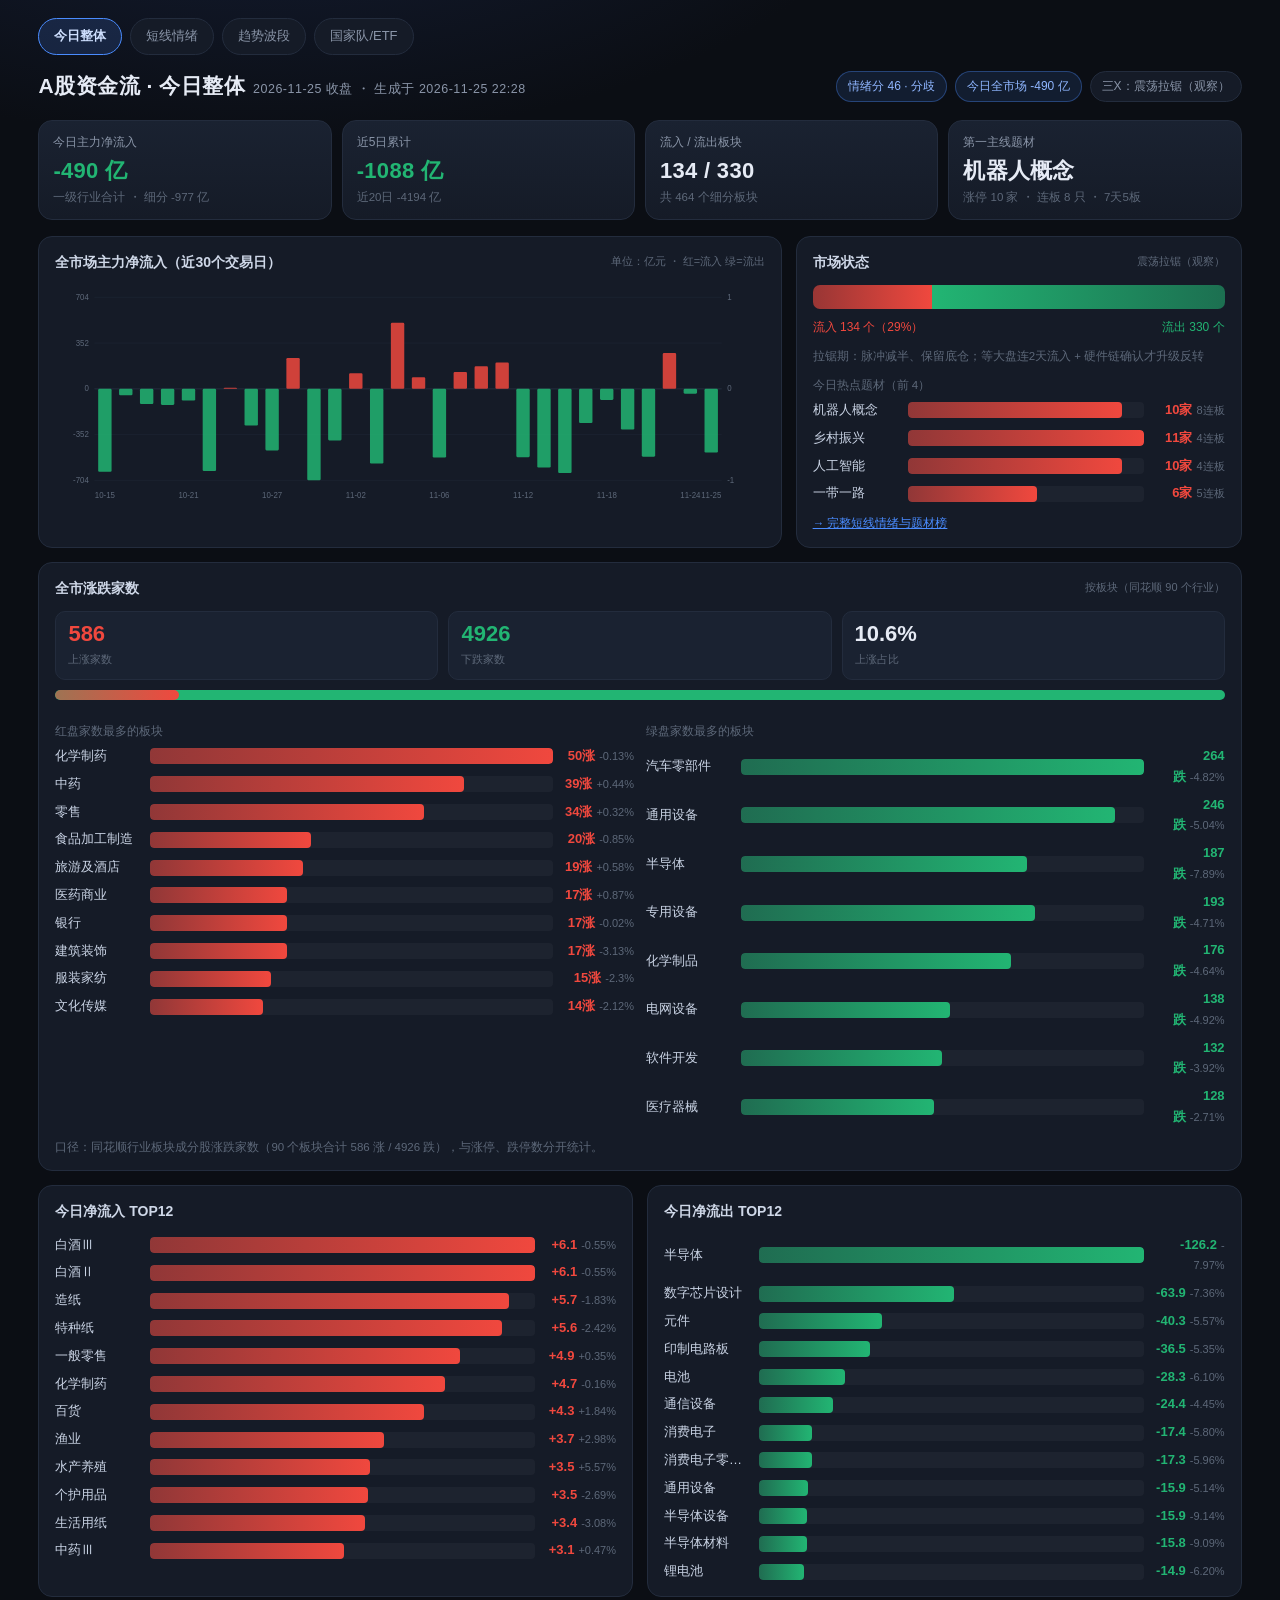
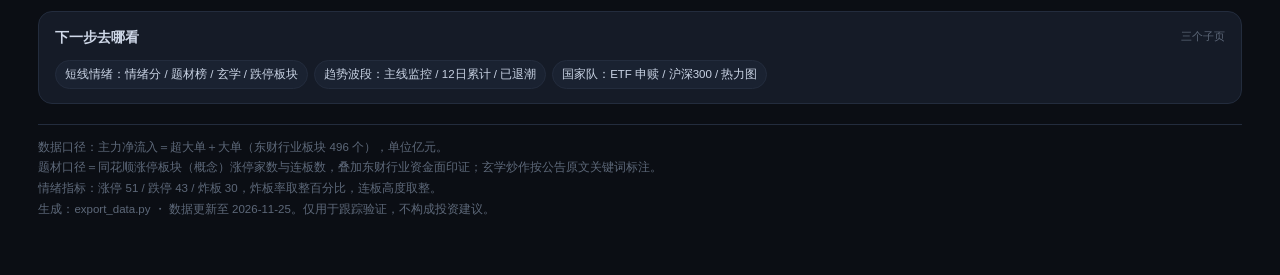
<file: index.html>
<!DOCTYPE html>
<html lang="zh-CN">
<head>
<meta charset="utf-8" />
<meta name="viewport" content="width=device-width, initial-scale=1" />
<title>今日整体 · A股资金流复盘</title>
<link rel="stylesheet" href="assets/site.css" />
</head>
<body>
<script src="data.js"></script>
<script src="assets/base.js"></script>
<script>
(function(){
  const {D,$,fmt,fmt0,cls,esc,mount,barLine,rows} = window.APP;
  mount({page:'index.html', title:'A股资金流 · 今日整体'});
  const t = D.today || {}, rg = D.regime || {}, s = D.sentiment || {};
  const m5 = (D.market||[]).slice(-5).reduce((a,x)=>a+x.v,0);
  const m20 = (D.market||[]).slice(-20).reduce((a,x)=>a+x.v,0);
  const top = (D.mainline||[])[0];

  const body = $('body');
  body.innerHTML = `
    <div class="kpis">
      ${kpi('今日主力净流入', fmt0(t.total)+' 亿', '一级行业合计 ・ 细分 '+fmt0(t.detailSum||0)+' 亿', cls(t.total))}
      ${kpi('近5日累计', fmt0(m5)+' 亿', '近20日 '+fmt0(m20)+' 亿', cls(m5))}
      ${kpi('流入 / 流出板块', (t.inCount||0)+' / '+(t.outCount||0), '共 '+((t.inCount||0)+(t.outCount||0))+' 个细分板块', '')}
      ${kpi('第一主线题材', top?esc(top.theme):'—', top?('涨停 '+(top.zt||0)+' 家 ・ 连板 '+(top.lb||0)+' 只 ・ '+esc(top.high||'')):'', '')}
    </div>

    <div class="grid g21">
      <div class="card">
        <h2>全市场主力净流入（近30个交易日）<em>单位：亿元 ・ 红=流入 绿=流出</em></h2>
        <svg class="chart" id="mchart" viewBox="0 0 900 250" preserveAspectRatio="none"></svg>
      </div>
      <div class="card">
        <h2>市场状态<em>${esc(rg.threeX||'')}</em></h2>
        <div id="breadth"></div>
        <div class="note">${esc(rg.rule||'')}</div>
        <div class="sub">今日热点题材（前 4）</div>
        <div class="rows" id="miniThemes"></div>
        <div class="note" style="margin-top:10px"><a href="duanxian.html">→ 完整短线情绪与题材榜</a></div>
      </div>
    </div>

    <div class="card mb">
      <h2>全市涨跌家数<em id="bwDate">按板块（同花顺行业）</em></h2>
      <div class="bw-top">
        <div><b class="up" id="bwUpN">–</b><span>上涨家数</span></div>
        <div><b class="dn" id="bwDnN">–</b><span>下跌家数</span></div>
        <div><b id="bwRatio">–</b><span>上涨占比</span></div>
      </div>
      <div class="bw-bar"><i id="bwBar" style="width:0"></i></div>
      <div class="grid g2" style="margin:0;gap:12px">
        <div>
          <div class="sub">红盘家数最多的板块</div>
          <div class="rows" id="bwUpList"></div>
        </div>
        <div>
          <div class="sub">绿盘家数最多的板块</div>
          <div class="rows" id="bwDnList"></div>
        </div>
      </div>
      <div class="note" id="bwNote"></div>
    </div>

    <div class="grid g2">
      <div class="card"><h2>今日净流入 TOP12</h2><div class="rows" id="topRows"></div></div>
      <div class="card"><h2>今日净流出 TOP12</h2><div class="rows" id="botRows"></div></div>
    </div>

    <div class="card">
      <h2>下一步去哪看<em>三个子页</em></h2>
      <div class="chips">
        <a href="duanxian.html" class="chip" style="text-decoration:none">短线情绪：情绪分 / 题材榜 / 玄学 / 跌停板块</a>
        <a href="qushi.html" class="chip" style="text-decoration:none">趋势波段：主线监控 / 12日累计 / 已退潮</a>
        <a href="guojia.html" class="chip" style="text-decoration:none">国家队：ETF 申赎 / 沪深300 / 热力图</a>
      </div>
    </div>`;

  function kpi(k,v,s2,c){return `<div class="kpi"><div class="k">${k}</div><div class="v ${c||''}">${v}</div><div class="s">${esc(s2||'')}</div></div>`;}

  barLine($('mchart'), D.market||[]);

  // 全市涨跌家数（按板块）
  (function(){
    const B=D.breadthStock;
    if(!B || !(B.upBoards||[]).length){
      $('bwNote').textContent='全市涨跌家数未采集到（scripts/collect_breadth.py；同花顺行业页不可达时会缺省）。';
      return;
    }
    $('bwDate').textContent='按板块（同花顺 '+B.nBoards+' 个行业）';
    $('bwUpN').textContent=B.up; $('bwDnN').textContent=B.down;
    $('bwRatio').textContent=(B.upRatio==null?'–':B.upRatio+'%');
    $('bwBar').style.width=(B.upRatio||0)+'%';
    const uB=B.upBoards||[], dB=B.downBoards||[];
    const umx=Math.max(...uB.map(x=>x.up),1), dmx=Math.max(...dB.map(x=>x.down),1);
    $('bwUpList').innerHTML=uB.map(x=>`<div class="row"><div class="nm">${esc(x.name)}</div>
      <div class="bar"><i class="up" style="width:${(x.up/umx*100).toFixed(0)}%"></i></div>
      <div class="val up">${x.up}涨<span class="pct">${x.pct==null?'':(x.pct>0?'+':'')+x.pct+'%'}</span></div></div>`).join('');
    $('bwDnList').innerHTML=dB.map(x=>`<div class="row"><div class="nm">${esc(x.name)}</div>
      <div class="bar"><i class="dn" style="width:${(x.down/dmx*100).toFixed(0)}%"></i></div>
      <div class="val dn">${x.down}跌<span class="pct">${x.pct==null?'':x.pct+'%'}</span></div></div>`).join('');
    $('bwNote').textContent='口径：同花顺行业板块成分股涨跌家数（'+B.nBoards+' 个板块合计 '+B.up+' 涨 / '+B.down+' 跌），与涨停、跌停数分开统计。';
  })();

  // 宽度
  const tot=(t.inCount||0)+(t.outCount||0)||1, pct=(t.inCount||0)/tot*100;
  $('breadth').innerHTML = `
    <div style="display:flex;height:24px;border-radius:7px;overflow:hidden;margin-bottom:9px">
      <div style="width:${pct}%;background:linear-gradient(90deg,rgba(240,72,62,.6),#f0483e)"></div>
      <div style="flex:1;background:linear-gradient(90deg,#22b573,rgba(34,181,115,.55))"></div>
    </div>
    <div style="display:flex;justify-content:space-between;font-size:12px">
      <span class="up">流入 ${t.inCount||0} 个（${pct.toFixed(0)}%）</span>
      <span class="dn">流出 ${t.outCount||0} 个</span>
    </div>`;

  const th=(D.themes||[]).slice(0,4);
  const tmx=Math.max(...th.map(x=>x.zt||0),1);
  $('miniThemes').innerHTML = th.map(x=>`<div class="row"><div class="nm">${esc(x.name)}</div>
    <div class="bar"><i class="up" style="width:${(x.zt/tmx*100).toFixed(0)}%"></i></div>
    <div class="val up">${x.zt}家<span class="pct">${x.lb}连板</span></div></div>`).join('');

  rows($('topRows'), t.top||[], true);
  rows($('botRows'), t.bottom||[], true);
})();
</script>
</body>
</html>
</file>
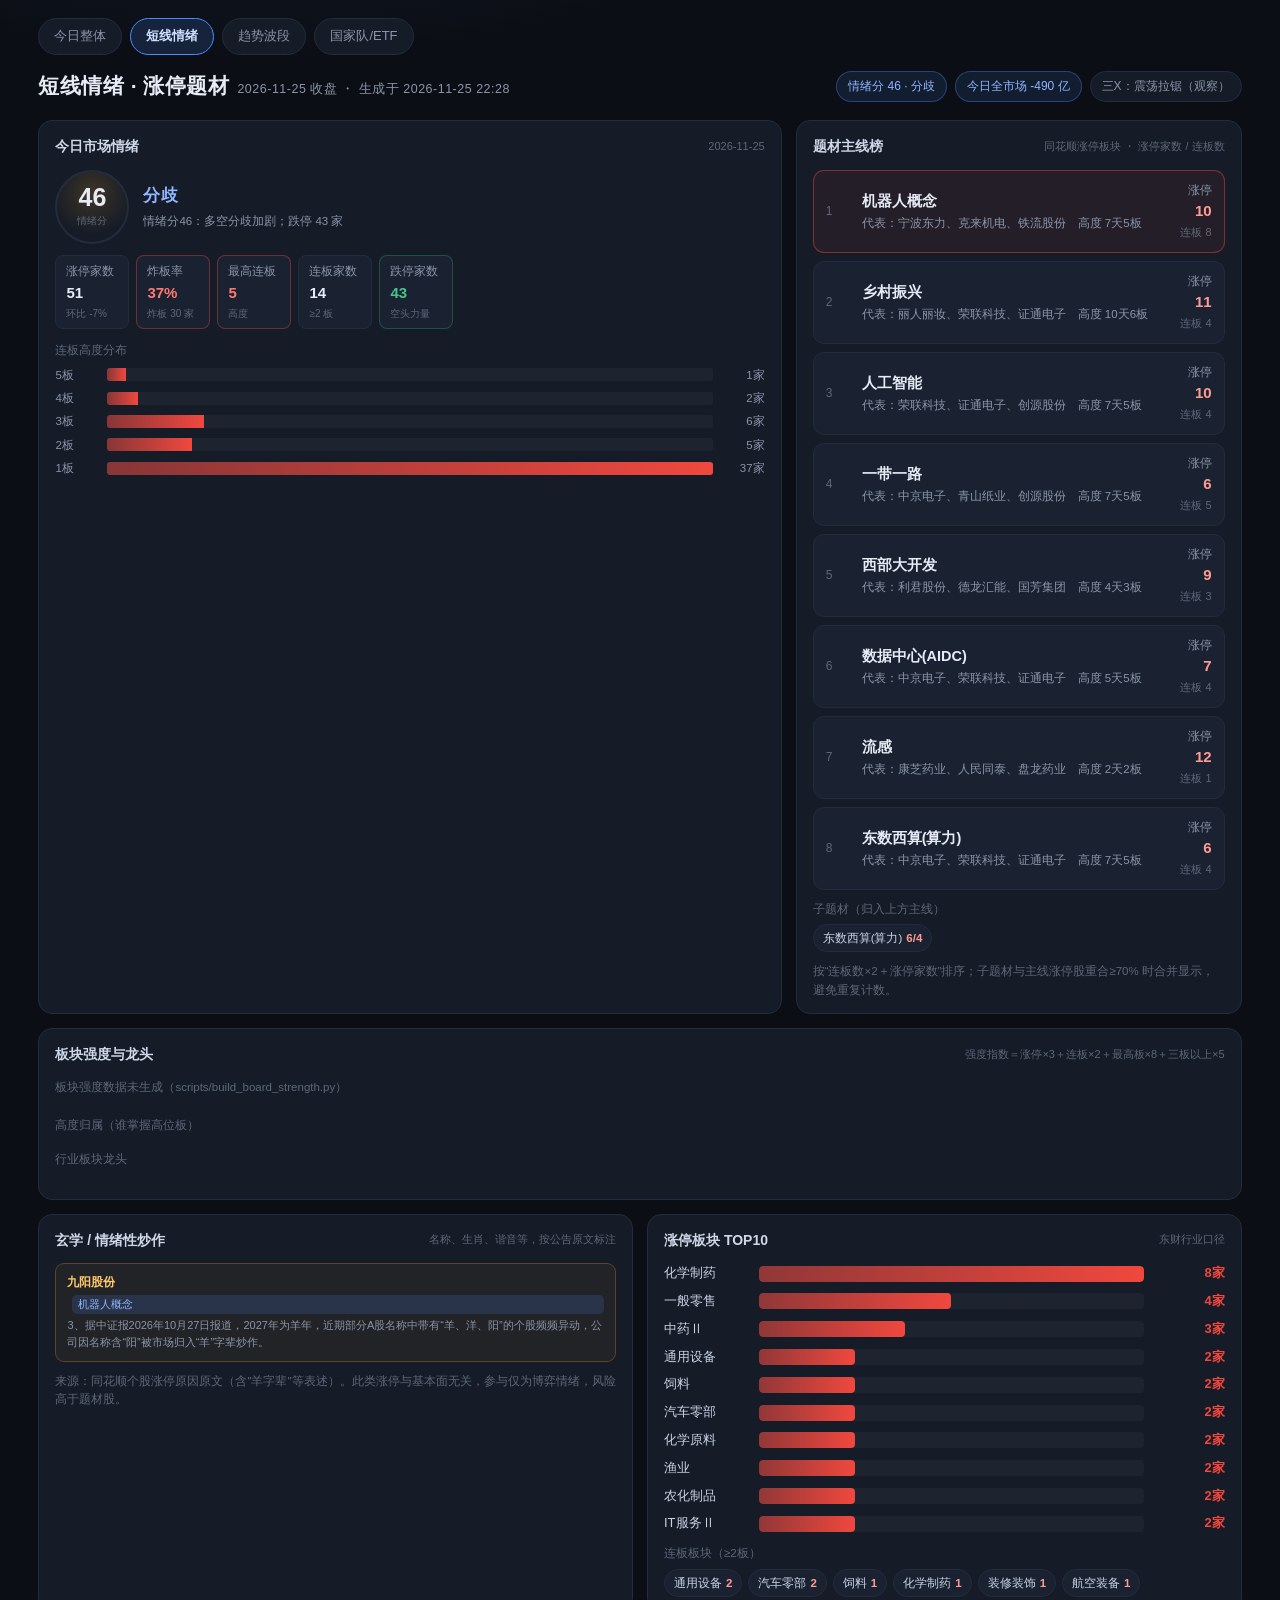
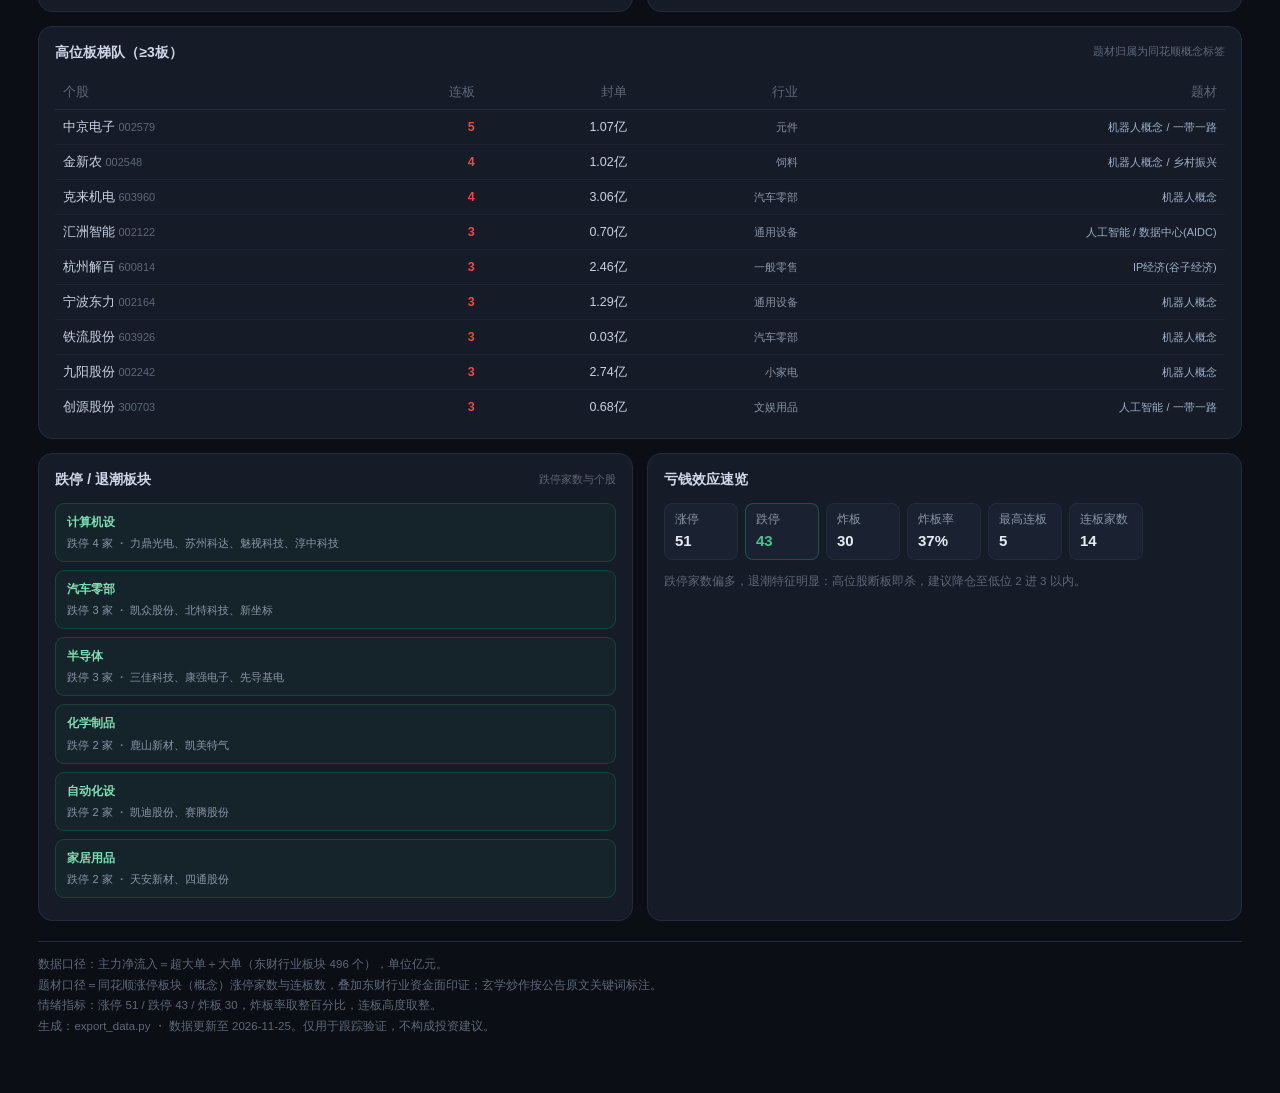
<file: duanxian.html>
<!DOCTYPE html>
<html lang="zh-CN">
<head>
<meta charset="utf-8" />
<meta name="viewport" content="width=device-width, initial-scale=1" />
<title>短线情绪 · A股资金流复盘</title>
<link rel="stylesheet" href="assets/site.css" />
</head>
<body>
<script src="data.js"></script>
<script src="assets/base.js"></script>
<script>
(function(){
  const {D,$,fmt,fmt0,cls,esc,mount} = window.APP;
  mount({page:'duanxian.html', title:'短线情绪 · 涨停题材'});
  const s = D.sentiment || {};
  const body = $('body');

  body.innerHTML = `
    <div class="grid g21">
      <div class="card">
        <h2>今日市场情绪<em id="sentTag"></em></h2>
        <div class="sent">
          <div class="score"><b id="sentScore">–</b><span>情绪分</span></div>
          <div style="flex:1"><div class="phase" id="sentPhase">–</div><div class="reason" id="sentReason"></div></div>
        </div>
        <div class="pills" id="sentPills"></div>
        <div class="sub">连板高度分布</div>
        <div class="ladder" id="sentLadder"></div>
      </div>
      <div class="card">
        <h2>题材主线榜<em>同花顺涨停板块 ・ 涨停家数 / 连板数</em></h2>
        <div id="thWarn" class="note" style="color:#ffca6b;margin:0 0 8px"></div>
        <div class="th-list" id="themeList"></div>
        <div class="sub">子题材（归入上方主线）</div>
        <div class="chips" id="subThemes"></div>
        <div class="note">按“连板数×2＋涨停家数”排序；子题材与主线涨停股重合≥70% 时合并显示，避免重复计数。</div>
      </div>
    </div>

    <div class="card mb">
      <h2>板块强度与龙头<em>强度指数＝涨停×3＋连板×2＋最高板×8＋三板以上×5</em></h2>
      <div class="note" id="bsSum" style="margin:0 0 10px"></div>
      <div class="bs-list" id="bsList"></div>
      <div class="sub">高度归属（谁掌握高位板）</div>
      <div class="bs-lad" id="bsLad"></div>
      <div class="sub">行业板块龙头</div>
      <div class="bs-hy" id="bsHy"></div>
      <div class="note" id="bsNote"></div>
    </div>

    <div class="grid g2">
      <div class="card">
        <h2>玄学 / 情绪性炒作<em>名称、生肖、谐音等，按公告原文标注</em></h2>
        <div id="xuBox"></div>
        <div class="note">来源：同花顺个股涨停原因原文（含"羊字辈"等表述）。此类涨停与基本面无关，参与仅为博弈情绪，风险高于题材股。</div>
      </div>
      <div class="card">
        <h2>涨停板块 TOP10<em>东财行业口径</em></h2>
        <div class="rows" id="ztBoards"></div>
        <div class="sub">连板板块（≥2板）</div>
        <div class="chips" id="lbBoards"></div>
      </div>
    </div>

    <div class="card mb">
      <h2>高位板梯队（≥3板）<em>题材归属为同花顺概念标签</em></h2>
      <div class="tw"><table id="highTable"></table></div>
    </div>

    <div class="grid g2">
      <div class="card">
        <h2>跌停 / 退潮板块<em>跌停家数与个股</em></h2>
        <div id="dtBox"></div>
      </div>
      <div class="card">
        <h2>亏钱效应速览</h2>
        <div class="pills" id="dtPills"></div>
        <div class="note" id="dtNote"></div>
      </div>
    </div>`;

  // 情绪
  $('sentTag').textContent = String(s.date||'').replace(/^(\d{4})(\d{2})(\d{2})$/,'$1-$2-$3');
  $('sentScore').textContent = s.score==null?'–':s.score;
  const ph=$('sentPhase'); ph.textContent=s.phase||'–'; ph.className='phase ph-'+(s.phase||'分歧');
  $('sentReason').textContent = s.phaseReason||'';
  $('sentPills').innerHTML = (s.signals||[]).map(x=>{
    const isPct = x.k==='炸板率';
    const v = x.v==null?'–':(isPct?Math.round(x.v)+'%':Math.round(x.v));
    return `<div class="pill s-${x.s}">${esc(x.k)}<b>${v}</b><em>${esc(x.note||'')}</em></div>`;
  }).join('');

  const hist=s.lbcHist||{}, keys=Object.keys(hist).map(Number).sort((a,b)=>b-a);
  const mxh=Math.max(...keys.map(k=>hist[k]),1);
  $('sentLadder').innerHTML = keys.map(k=>`<div class="lr"><span>${k}板</span>
    <span class="lb"><i style="width:${(hist[k]/mxh*100).toFixed(0)}%"></i></span>
    <span style="text-align:right">${hist[k]}家</span></div>`).join('') || '<div class="note">无数据</div>';

  // 题材榜
  if (D.themesStale) {
    $('thWarn').textContent = '题材数据为 ' + (D.themesDate||'') + '，未跟到当日行情（同花顺 token 失效或采集失败），下方为占位空数据。';
  }
  const themes = D.themes||[];
  $('themeList').innerHTML = themes.map((x,i)=>{
    const reps=(x.reps||[]).slice(0,3).map(r=>esc(r.name||'')).filter(Boolean).join('、');
    return `<div class="th ${i===0?'top':''}">
      <div class="rk">${x.rank||i+1}</div>
      <div><div class="nm">${esc(x.name)}${x.xuanxue?'<span class="tag red">含玄学</span>':''}</div>
        <div class="mt">${reps?('代表：'+reps):''}${x.high?('　高度 '+esc(x.high)):''}</div></div>
      <div class="st">涨停<b>${x.zt}</b><s>连板 ${x.lb}</s></div></div>`;
  }).join('') || '<div class="note">暂无题材数据</div>';

  const subs=D.subThemes||[];
  $('subThemes').innerHTML = subs.length ? subs.map(x=>`<span class="chip">${esc(x.theme)}<b>${x.zt}/${x.lb}</b></span>`).join('')
    : '<span class="chip">无</span>';

  // 板块强度与龙头
  (function(){
    const B=D.boardStrength;
    if(!B || !(B.groups||[]).length){
      $('bsSum').textContent='板块强度数据未生成（scripts/build_board_strength.py）';
      return;
    }
    $('bsSum').textContent = B.summary||'';
    const gs=B.groups||[], mx=Math.max(...gs.map(g=>g.score||0),1);
    const top0=(B.topLadder||[])[0];
    if(top0 && top0.stocks && top0.stocks[0] && /通用票/.test(top0.stocks[0].owner||'')){
      $('bsSum').textContent += ' 市场最高 '+top0.h+' 板 '+top0.stocks[0].name+' 所属 '+top0.stocks[0].owner.replace('通用票·','')+'，被多个题材收录，按通用票处理，不计入任何板块龙头。';
    }
    $('bsList').innerHTML = gs.map((g,i)=>{
      const L=g.leader||{}, subs=g.subs||[];
      const tagCls = g.tag==='主线'?'red':(g.tag==='次主线'?'':'blue');
      return `<div class="bsr${i===0?' top':''}">
        <div class="bsr-h"><span class="rk">${i+1}</span><b>${esc(g.name)}</b>
          <span class="tag ${tagCls}">${esc(g.tag||'')}</span><i>${g.score}</i></div>
        <div class="bsr-bar"><i style="width:${(g.score/mx*100).toFixed(0)}%"></i></div>
        <div class="bsr-m">涨停 ${g.zt} · 连板 ${g.lb} · 三板以上 ${g.topOwn||0} 席${subs.length?' · 子题材 '+subs.length+' 个':''}</div>
        <div class="bsr-l">龙头 <b>${esc(L.name||'-')}</b> ${L.lbc||'-'}板${L.fbt?(' · '+L.fbt+' 首封'):''}${L.fund!=null?(' · 封单 '+L.fund+'亿'):''}${L.zbc?(' · 炸板'+L.zbc+'次'):''}</div>
        ${subs.length?`<div class="chips" style="margin-top:6px">${subs.map(x=>`<span class="chip">${esc(x)}</span>`).join('')}</div>`:''}
      </div>`;
    }).join('');

    $('bsLad').innerHTML = (B.topLadder||[]).map(L=>`<div class="bl-row">
      <span class="bl-h">${L.h}板</span>
      <span class="bl-s">${(L.stocks||[]).map(x=>`${esc(x.name)}<em>${esc(x.owner||'—')}</em>`).join('')}</span>
      <span class="bl-n">${L.n}家</span></div>`).join('') || '<div class="note">无 2 板以上个股</div>';

    $('bsHy').innerHTML = (B.hyBoards||[]).slice(0,8).map((h,i)=>{
      const L=h.leader||{};
      return `<div class="bhy"><span class="rk">${i+1}</span>
        <span><b>${esc(h.name)}</b><span class="bhy-n">${h.zt}涨停${h.lb?(' · '+h.lb+'连板'):''}</span></span>
        <span class="bhy-l">${esc(L.name||'-')} ${L.lbc||1}板</span></div>`;
    }).join('') || '<div class="note">无数据</div>';

    $('bsNote').innerHTML = '龙头＝板块内连板最高 → 首封最早 → 封单最大，且个股所属行业须在该题材映射的行业里（避免 PCB 等通用票冒充龙头）；'
      + '板块强度只比合并子题材后的主线组，同一只票不重复计数。数据：同花顺题材 + 东财涨停池（'+(B.date||'')+'）。';
  })();

  // 玄学
  const xu=D.xuanxue||[];
  $('xuBox').innerHTML = xu.length ? xu.map(x=>`<div class="xu">
      <b>${esc(x.name)}</b>${(x.themes||[]).length?`<span class="tag blue">${esc((x.themes||[]).slice(0,3).join(' / '))}</span>`:''}
      <span>${esc(x.text||'')}</span></div>`).join('')
    : '<div class="note">今日无玄学类炒作标的。</div>';

  // 涨停板块
  const bt=s.boardTop||[], bmax=Math.max(...bt.map(x=>x.n),1);
  $('ztBoards').innerHTML = bt.map(x=>`<div class="row"><div class="nm">${esc(x.name)}</div>
    <div class="bar"><i class="up" style="width:${(x.n/bmax*100).toFixed(0)}%"></i></div>
    <div class="val up">${x.n}家</div></div>`).join('');
  $('lbBoards').innerHTML = (s.lbBoardTop||[]).length
    ? s.lbBoardTop.map(x=>`<span class="chip">${esc(x.name)}<b>${x.n}</b></span>`).join('')
    : '<span class="chip">无连板</span>';

  // 高位板（含题材）
  const sc=D.stockConcepts||{};
  const hi=(s.high||[]).slice(0,12);
  let h='<thead><tr><th>个股</th><th>连板</th><th>封单</th><th>行业</th><th>题材</th></tr></thead><tbody>';
  hi.forEach(x=>{
    const th=(sc[x.code]||{}).themes||[];
    h+=`<tr><td>${esc(x.name)}<span style="color:#5d6879;font-size:11px"> ${x.code}</span></td>
      <td class="up" style="font-weight:600">${x.lbc}</td>
      <td>${x.fund?(x.fund/1e8).toFixed(2)+'亿':'-'}</td>
      <td style="color:#8a95a8;font-size:11px">${esc(x.board||'')}</td>
      <td style="color:#9fb0c9;font-size:11px">${esc(th.slice(0,2).join(' / '))}</td></tr>`;
  });
  $('highTable').innerHTML = hi.length ? h+'</tbody>' : '<tbody><tr><td style="color:#5d6879">无 3 板及以上个股</td></tr></tbody>';

  // 跌停板块
  const dtb=D.dtBoards||[];
  $('dtBox').innerHTML = dtb.length ? dtb.map(b=>`<div class="xu" style="background:rgba(34,181,115,.06);border-color:rgba(34,181,115,.22)">
      <b style="color:#7fdcb0">${esc(b.name)}</b><span style="color:#8a95a8">跌停 ${b.n} 家 ・ ${esc((b.stocks||[]).map(s2=>s2.name).join('、'))}</span></div>`).join('')
    : '<div class="note">今日无跌停，无退潮板块。</div>';

  const dtc=s.dtCount||0, zbc=s.zbCount||0, ztc=s.ztCount||0;
  $('dtPills').innerHTML = [
    ['涨停',ztc,''],['跌停',dtc,dtc>10?'s-弱':''],['炸板',zbc,zbc>40?'s-弱':''],
    ['炸板率',(s.zbr==null?'–':Math.round(s.zbr)+'%'),(s.zbr>45?'s-弱':'')],
    ['最高连板',s.maxLbc,''],['连板家数',s.lianban,'']
  ].map(([k,v,c])=>`<div class="pill ${c}">${k}<b>${v}</b></div>`).join('');
  $('dtNote').textContent = dtc>15 ? '跌停家数偏多，退潮特征明显：高位股断板即杀，建议降仓至低位 2 进 3 以内。'
    : (zbc/Math.max(1,ztc+zbc)>0.45 ? '炸板率偏高，封板质量差，追高易被埋，宜等竞价确认。'
    : '亏钱效应可控，按题材节点与竞价确认执行。');
})();
</script>
</body>
</html>
</file>
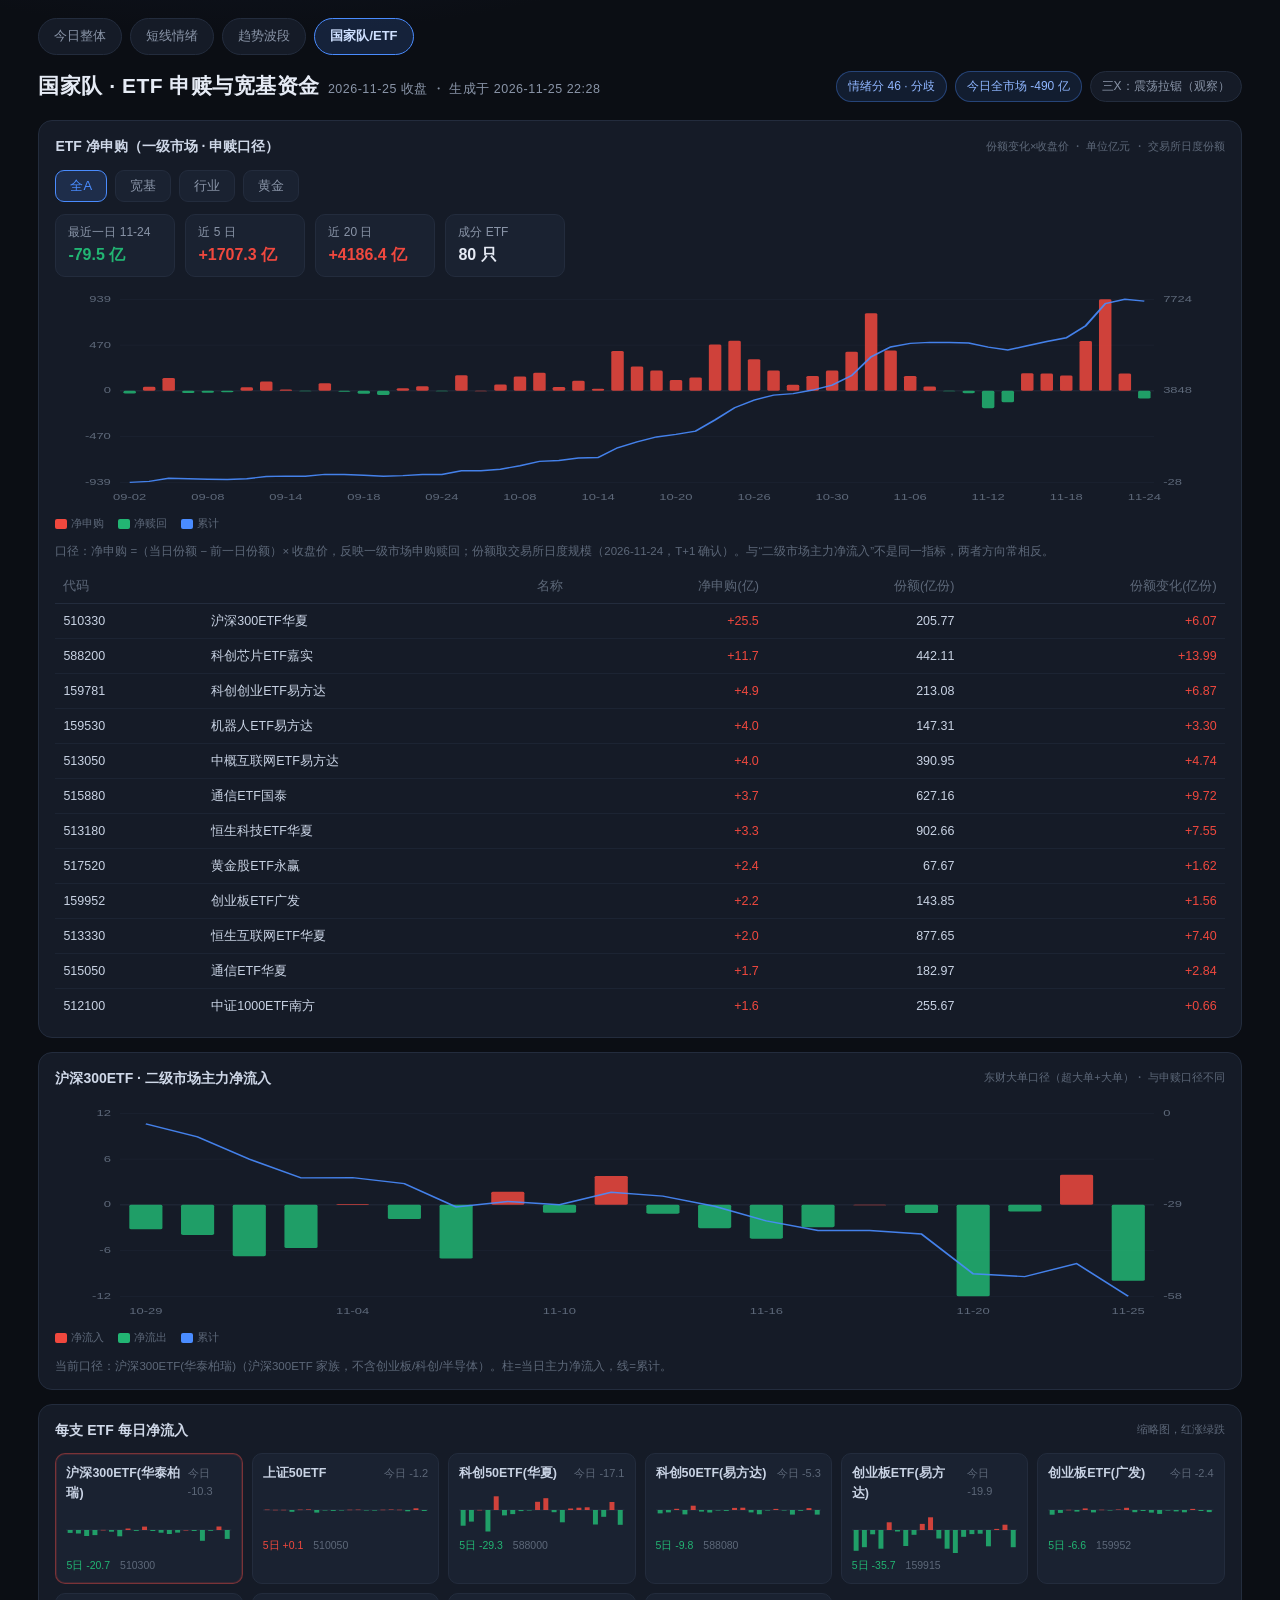
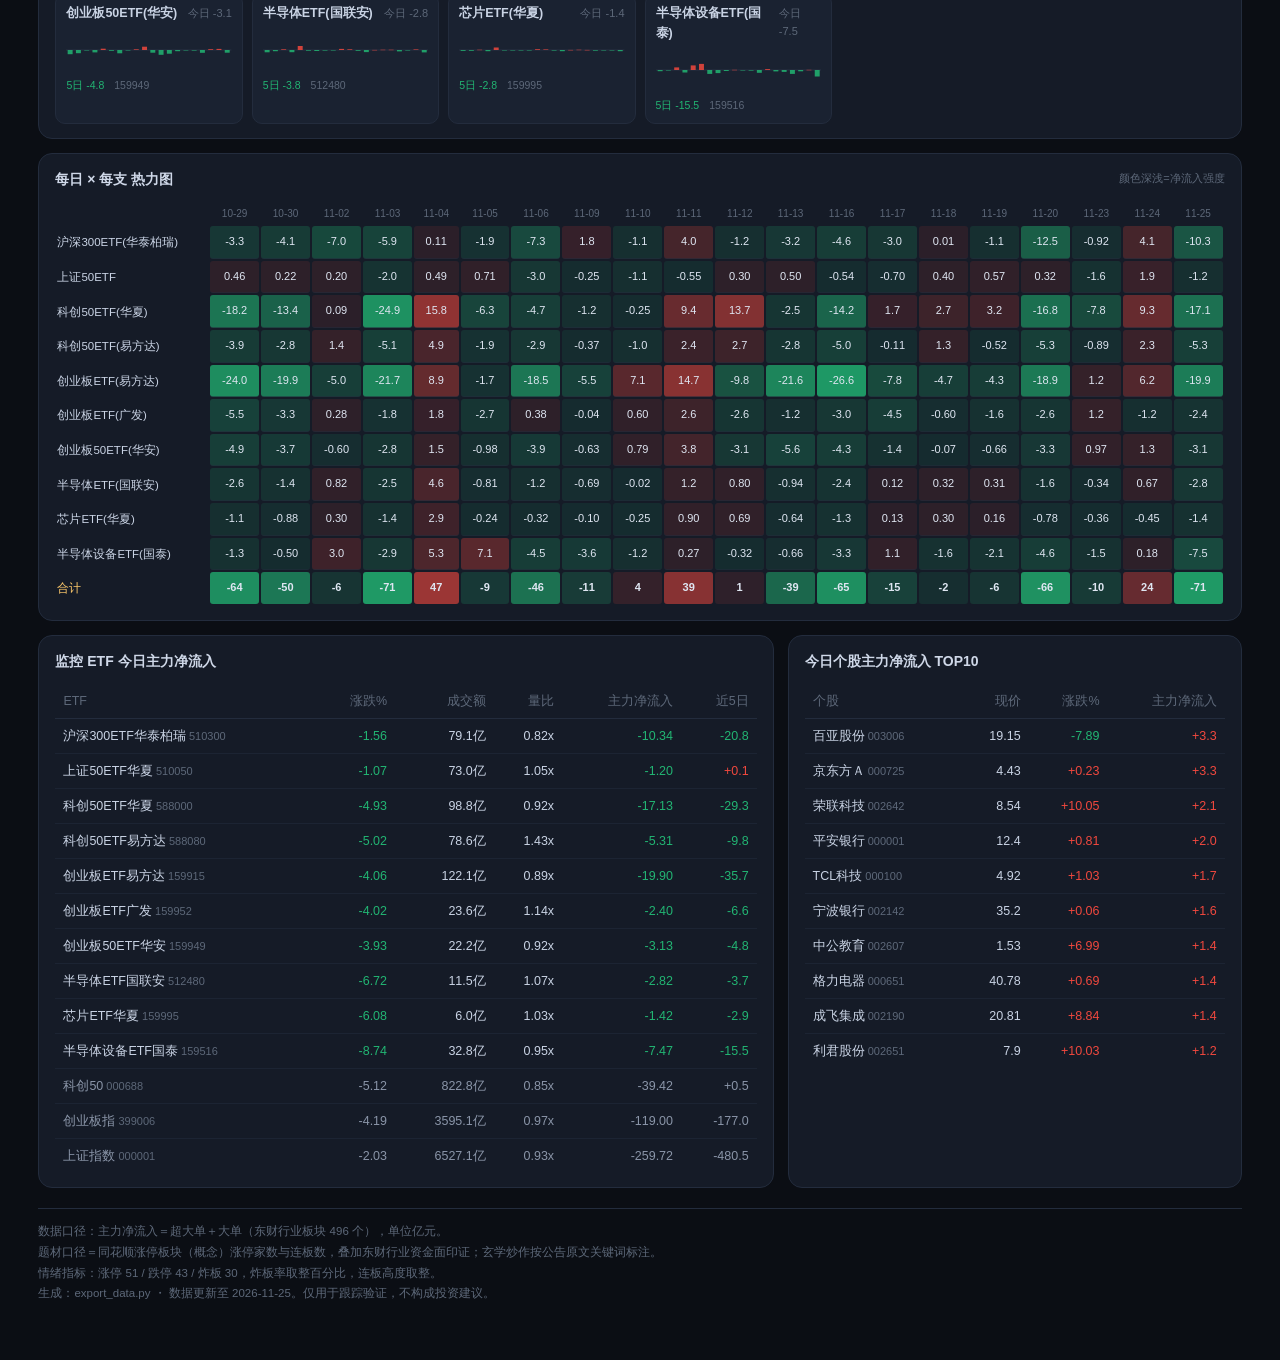
<file: guojia.html>
<!DOCTYPE html>
<html lang="zh-CN">
<head>
<meta charset="utf-8" />
<meta name="viewport" content="width=device-width, initial-scale=1" />
<title>国家队 / ETF · A股资金流复盘</title>
<link rel="stylesheet" href="assets/site.css" />
</head>
<body>
<script src="data.js"></script>
<script src="assets/base.js"></script>
<script>
(function(){
  const {D,$,fmt,fmt0,cls,esc,mount,barLine} = window.APP;
  mount({page:'guojia.html', title:'国家队 · ETF 申赎与宽基资金'});
  const body=$('body');

  body.innerHTML = `
    <div class="card mb">
      <h2>ETF 净申购（一级市场 · 申赎口径）<em>份额变化×收盘价 ・ 单位亿元 ・ 交易所日度份额</em></h2>
      <div id="subTabs" style="display:flex;gap:8px;flex-wrap:wrap;margin:2px 0 12px"></div>
      <div id="subKpi" style="display:flex;gap:10px;flex-wrap:wrap;margin-bottom:10px"></div>
      <svg class="chart" id="subChart" viewBox="0 0 900 250" preserveAspectRatio="none"></svg>
      <div class="legend"><span><i style="background:#f0483e"></i>净申购</span><span><i style="background:#22b573"></i>净赎回</span><span><i style="background:#4a8cff"></i>累计</span></div>
      <div class="note" id="subNote"></div>
      <div class="tw"><table id="subTable" style="margin-top:8px"></table></div>
    </div>

    <div class="card mb">
      <h2>沪深300ETF · 二级市场主力净流入<em>东财大单口径（超大单+大单）・ 与申赎口径不同</em></h2>
      <svg class="chart" id="chartTotal" viewBox="0 0 900 250" preserveAspectRatio="none"></svg>
      <div class="legend"><span><i style="background:#f0483e"></i>净流入</span><span><i style="background:#22b573"></i>净流出</span><span><i style="background:#4a8cff"></i>累计</span></div>
      <div class="note" id="hsNote"></div>
    </div>

    <div class="card mb">
      <h2>每支 ETF 每日净流入<em>缩略图，红涨绿跌</em></h2>
      <div class="sm-grid" id="smGrid"></div>
    </div>

    <div class="card mb">
      <h2>每日 × 每支 热力图<em>颜色深浅=净流入强度</em></h2>
      <div class="tw"><table class="hm" id="hmTable"></table></div>
    </div>

    <div class="grid g21">
      <div class="card"><h2>监控 ETF 今日主力净流入</h2><div class="tw"><table id="etfTable"></table></div></div>
      <div class="card"><h2>今日个股主力净流入 TOP10</h2><div class="tw"><table id="stockTable"></table></div></div>
    </div>`;

  // ---- 申赎 tabs
  (function(){
    const S=D.sub; if(!S||!S.tabs||!S.tabs.length){ $('subNote').textContent='暂无申赎数据（需先运行 build_etf_subflow.py）'; return; }
    const order=['all','broad','industry','gold'];
    const tabs=order.map(k=>S.tabs.find(t=>t.key===k)).filter(Boolean);
    if(!tabs.length) return;
    let active=tabs[0].key;
    const fmtS=v=>(v==null?'—':(v>0?'+':'')+v.toFixed(1));

    function draw(t){
      const rows=t.series.filter(r=>r.v!=null);
      const W=900,H=250,padL=50,padR=54,padB=28,padT=14;
      const n=rows.length||1;
      const maxV=Math.max(...rows.map(r=>Math.abs(r.v||0)),1);
      const cums=rows.map(r=>r.cum||0);
      let cMin=Math.min(...cums,0),cMax=Math.max(...cums,0);
      if(cMax-cMin<1){cMax+=1;cMin-=1;}
      const zero=padT+(H-padT-padB)/2, sc=(H-padT-padB)/2/maxV, bw=(W-padL-padR)/n;
      let s='';
      [-1,-.5,0,.5,1].forEach(k=>{
        const y=zero-k*(H-padT-padB)/2;
        s+=`<line class="axis" x1="${padL}" x2="${W-padR}" y1="${y}" y2="${y}" opacity="${k===0?.9:.3}"/>`;
        s+=`<text x="${padL-7}" y="${y+3}" text-anchor="end">${(k*maxV).toFixed(0)}</text>`;
      });
      [cMin,(cMin+cMax)/2,cMax].forEach(k=>{
        const y=H-padB-((k-cMin)/(cMax-cMin))*(H-padT-padB);
        s+=`<text x="${W-padR+7}" y="${y+3}" text-anchor="start" fill="#6f8ab5">${k.toFixed(0)}</text>`;
      });
      rows.forEach((r,i)=>{
        const x=padL+i*bw+bw*.18,w=bw*.64,h=Math.abs(r.v)*sc,y=r.v>=0?zero-h:zero;
        s+=`<rect x="${x.toFixed(1)}" y="${y.toFixed(1)}" width="${w.toFixed(1)}" height="${Math.max(h,.6).toFixed(1)}" rx="1.5" fill="${r.v>=0?'#f0483e':'#22b573'}" opacity=".85"><title>${r.d} 净申购 ${fmtS(r.v)} 亿 ・ 累计 ${fmtS(r.cum)} 亿</title></rect>`;
        if(i%4===0) s+=`<text x="${(x+w/2).toFixed(1)}" y="${H-8}" text-anchor="middle">${r.d.slice(5)}</text>`;
      });
      const pts=rows.map((r,i)=>`${(padL+i*bw+bw/2).toFixed(1)},${(H-padB-((r.cum-cMin)/(cMax-cMin))*(H-padT-padB)).toFixed(1)}`).join(' ');
      s+=`<polyline points="${pts}" fill="none" stroke="#4a8cff" stroke-width="1.6" opacity=".9"/>`;
      $('subChart').innerHTML=s;
    }

    function kpi(t){
      const col=v=>(v||0)>=0?'var(--up)':'var(--dn)';
      const last=t.series.filter(r=>r.v!=null).slice(-1)[0];
      const card=(k,v,c)=>`<div style="background:var(--card2);border:1px solid var(--line);border-radius:10px;padding:8px 12px;min-width:120px"><div style="font-size:12px;color:var(--dim)">${k}</div><div style="font-size:16px;font-weight:600;color:${c}">${v}</div></div>`;
      $('subKpi').innerHTML = card('最近一日 '+(last?last.d.slice(5):''), fmtS(t.today)+' 亿', col(t.today))
        + card('近 5 日', fmtS(t.d5)+' 亿', col(t.d5))
        + card('近 20 日', fmtS(t.d20)+' 亿', col(t.d20))
        + card('成分 ETF', t.n+' 只', 'var(--txt)');
    }

    function members(t){
      $('subTable').innerHTML='<thead><tr><th>代码</th><th>名称</th><th>净申购(亿)</th><th>份额(亿份)</th><th>份额变化(亿份)</th></tr></thead><tbody>'
        + (t.members||[]).map(m=>`<tr><td>${m.code}</td><td style="text-align:left">${esc(m.name)}</td>
          <td class="${m.v>=0?'up':'dn'}">${fmtS(m.v)}</td><td>${m.share.toFixed(2)}</td>
          <td class="${m.dshare>=0?'up':'dn'}">${m.dshare>0?'+':''}${m.dshare.toFixed(2)}</td></tr>`).join('')+'</tbody>';
    }

    function render(){
      $('subTabs').innerHTML=tabs.map(t=>{
        const on=t.key===active;
        return `<button data-k="${t.key}" style="cursor:pointer;border:1px solid ${on?'var(--acc)':'var(--line)'};background:${on?'rgba(74,140,255,.16)':'var(--card2)'};color:${on?'var(--acc)':'var(--dim)'};border-radius:9px;padding:6px 14px;font-size:13px">${t.name}</button>`;
      }).join('');
      const t=tabs.find(x=>x.key===active)||tabs[0];
      draw(t); kpi(t); members(t);
      const last=t.series.filter(r=>r.v!=null).slice(-1)[0];
      $('subNote').textContent=`口径：净申购 =（当日份额 − 前一日份额）× 收盘价，反映一级市场申购赎回；份额取交易所日度规模（${last?last.d:''}，T+1 确认）。与“二级市场主力净流入”不是同一指标，两者方向常相反。`;
      [...$('subTabs').querySelectorAll('button')].forEach(b=>b.onclick=()=>{active=b.dataset.k;render();});
    }
    render();
  })();

  // ---- 沪深300 二级市场
  (function(){
    const S=D.etfSeries; if(!S) return;
    barLine($('chartTotal'), S.hs300||S.total||[]);
    $('hsNote').textContent = '当前口径：' + (S.hs300Names||[]).join('、') + '（沪深300ETF 家族，不含创业板/科创/半导体）。柱=当日主力净流入，线=累计。';
  })();

  // ---- 缩略图 + 热力图
  (function(){
    const S=D.etfSeries; if(!S||!S.dates) return;
    const mxAll=Math.max(...S.rows.reduce((a,r)=>a.concat(r.flows.map(v=>Math.abs(v||0))),[0]),1);
    $('smGrid').innerHTML=S.rows.map(r=>{
      const W=220,H=50,n=r.flows.length||1,bw=W/n;
      let bars='';
      r.flows.forEach((v,i)=>{
        if(v==null) return;
        const hh=Math.abs(v)/mxAll*(H/2-2), x=i*bw+bw*.2, w=bw*.6, y=v>=0?H/2-hh:H/2;
        bars+=`<rect x="${x.toFixed(1)}" y="${y.toFixed(1)}" width="${w.toFixed(1)}" height="${Math.max(hh,.5).toFixed(1)}" fill="${v>=0?'#f0483e':'#22b573'}" opacity=".85"><title>${S.dates[i]} ${fmt(v)} 亿</title></rect>`;
      });
      const last=[...r.flows].reverse().find(v=>v!=null)||0;
      const s5=r.flows.slice(-5).reduce((a,v)=>a+(v||0),0);
      return `<div class="sm${r.code==='510300'?' hl':''}">
        <div class="t"><b>${esc(r.name)}</b><s class="${cls(last)}">今日 ${fmt(last)}</s></div>
        <svg viewBox="0 0 ${W} ${H}" preserveAspectRatio="none"><line x1="0" x2="${W}" y1="${H/2}" y2="${H/2}" stroke="#2a3446" stroke-width="1"/>${bars}</svg>
        <div class="f"><span class="${cls(s5)}">5日 ${fmt(s5)}</span><span>${r.code}</span></div></div>`;
    }).join('');

    const dates=S.dates, rows=S.rows;
    const mx=Math.max(...rows.reduce((a,r)=>a.concat(r.flows.map(v=>Math.abs(v||0))),[0]),1);
    const tmx=Math.max(...(S.total||[]).map(t=>Math.abs(t.v)),1);
    let h='<thead><tr><th></th>'+dates.map(d=>`<th>${d.slice(5)}</th>`).join('')+'</tr></thead><tbody>';
    rows.forEach(r=>{
      h+=`<tr><td class="nm">${esc(r.name)}</td>`;
      r.flows.forEach(v=>{
        if(v==null){h+='<td class="c" style="background:rgba(255,255,255,.03)"></td>';return;}
        const a=Math.min(Math.abs(v)/mx,1);
        const bg=v>=0?`rgba(240,72,62,${(.10+.78*a).toFixed(2)})`:`rgba(34,181,115,${(.10+.72*a).toFixed(2)})`;
        h+=`<td class="c" style="background:${bg}">${Math.abs(v)>=1?v.toFixed(1):v.toFixed(2)}</td>`;
      });
      h+='</tr>';
    });
    h+='<tr><td class="nm" style="color:#ffca6b">合计</td>';
    (S.total||[]).forEach(t=>{
      const a=Math.min(Math.abs(t.v)/tmx,1);
      const bg=t.v>=0?`rgba(240,72,62,${(.10+.78*a).toFixed(2)})`:`rgba(34,181,115,${(.10+.72*a).toFixed(2)})`;
      h+=`<td class="c" style="background:${bg};font-weight:600">${t.v.toFixed(0)}</td>`;
    });
    $('hmTable').innerHTML=h+'</tr></tbody>';
  })();

  // ---- ETF 表
  (function(){
    let h='<thead><tr><th>ETF</th><th>涨跌%</th><th>成交额</th><th>量比</th><th>主力净流入</th><th>近5日</th></tr></thead><tbody>';
    (D.etf||[]).forEach(e=>{
      h+=`<tr class="${e.isIndex?'idx':''}"><td>${esc(e.name)}<span style="color:#5d6879;font-size:11px"> ${e.code}</span></td>
        <td class="${cls(e.pct)}">${e.pct==null?'-':fmt(e.pct,2)}</td>
        <td>${e.amount==null?'-':e.amount.toFixed(1)+'亿'}</td>
        <td>${e.vr==null?'-':e.vr.toFixed(2)+'x'}</td>
        <td class="${cls(e.flow)}">${fmt(e.flow,2)}</td>
        <td class="${cls(e.cum5)}">${fmt(e.cum5)}</td></tr>`;
    });
    $('etfTable').innerHTML=h+'</tbody>';
  })();

  // ---- 个股
  (function(){
    let h='<thead><tr><th>个股</th><th>现价</th><th>涨跌%</th><th>主力净流入</th></tr></thead><tbody>';
    (D.stocks||[]).forEach(s=>{
      h+=`<tr><td>${esc(s.name)}<span style="color:#5d6879;font-size:11px"> ${s.code}</span></td>
        <td>${s.price}</td><td class="${cls(s.pct)}">${fmt(s.pct,2)}</td>
        <td class="${cls(s.v)}">${fmt(s.v)}</td></tr>`;
    });
    $('stockTable').innerHTML=h+'</tbody>';
  })();
})();
</script>
</body>
</html>
</file>
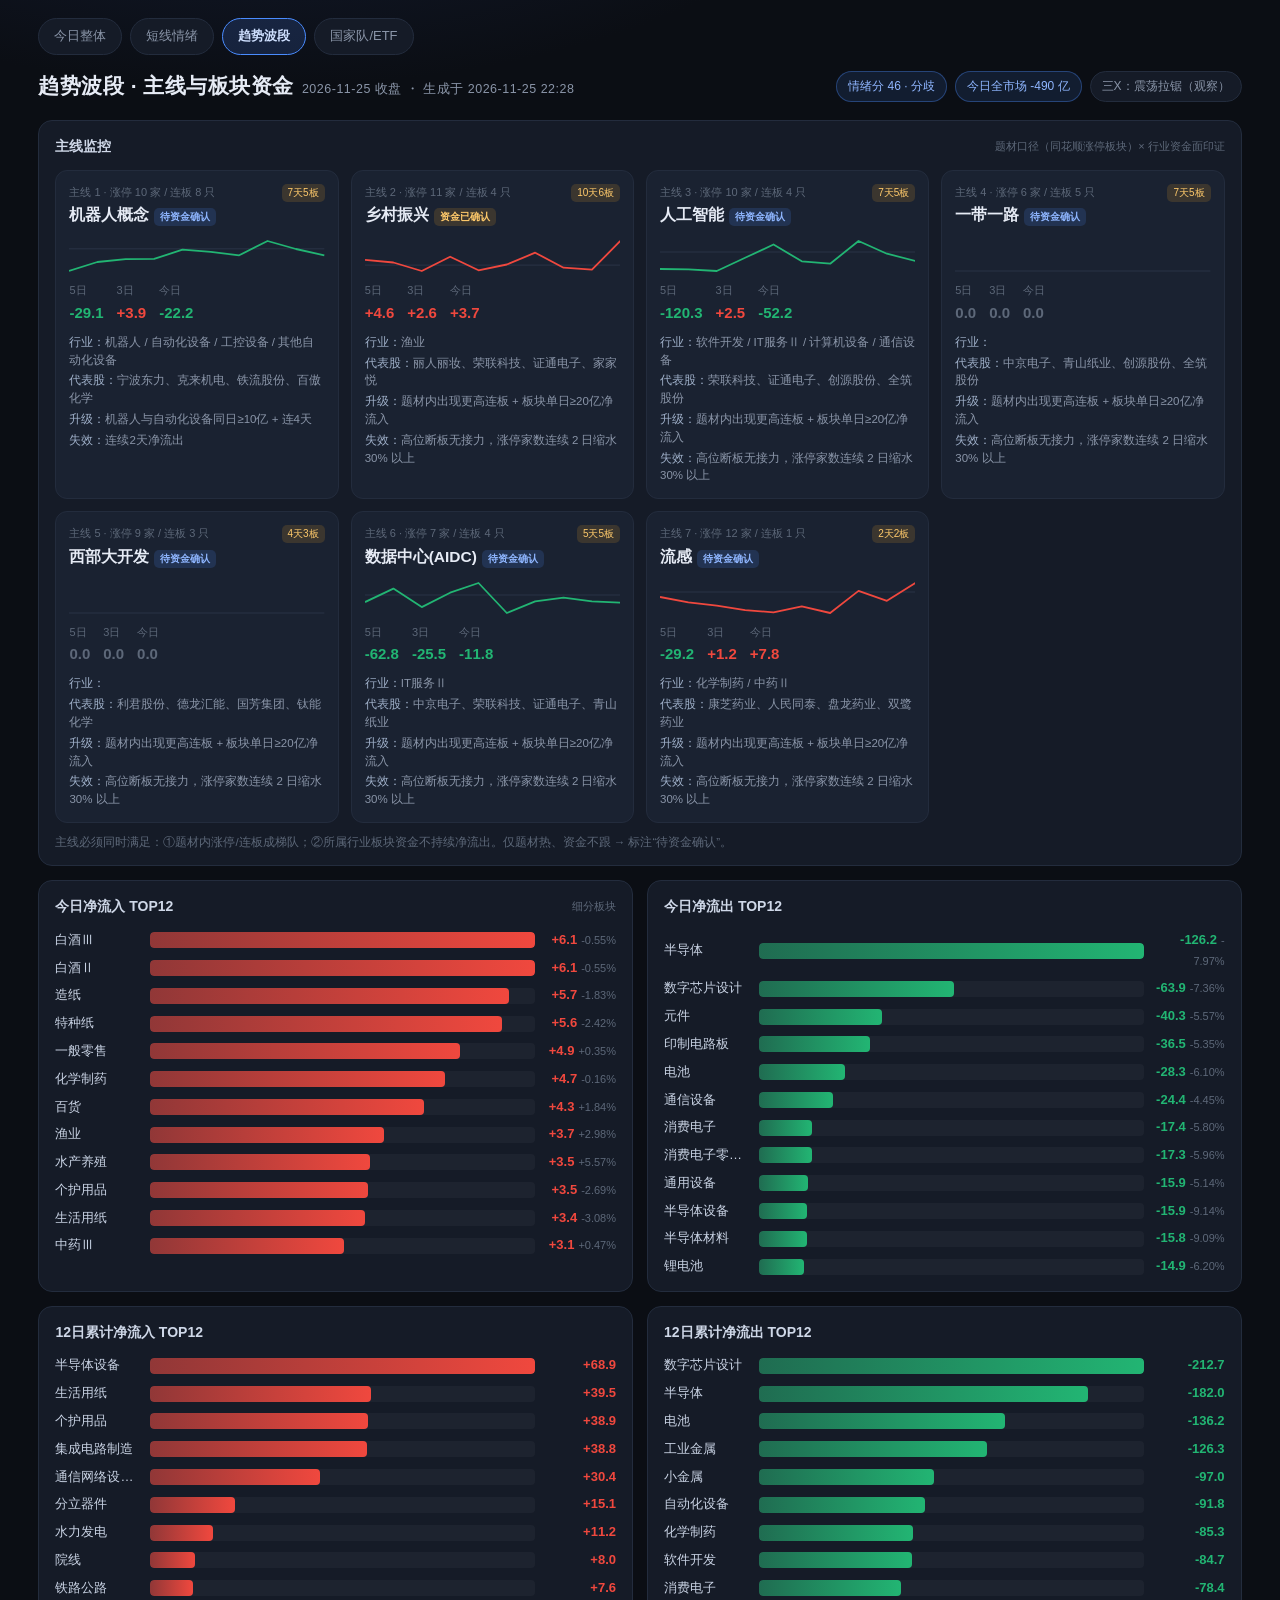
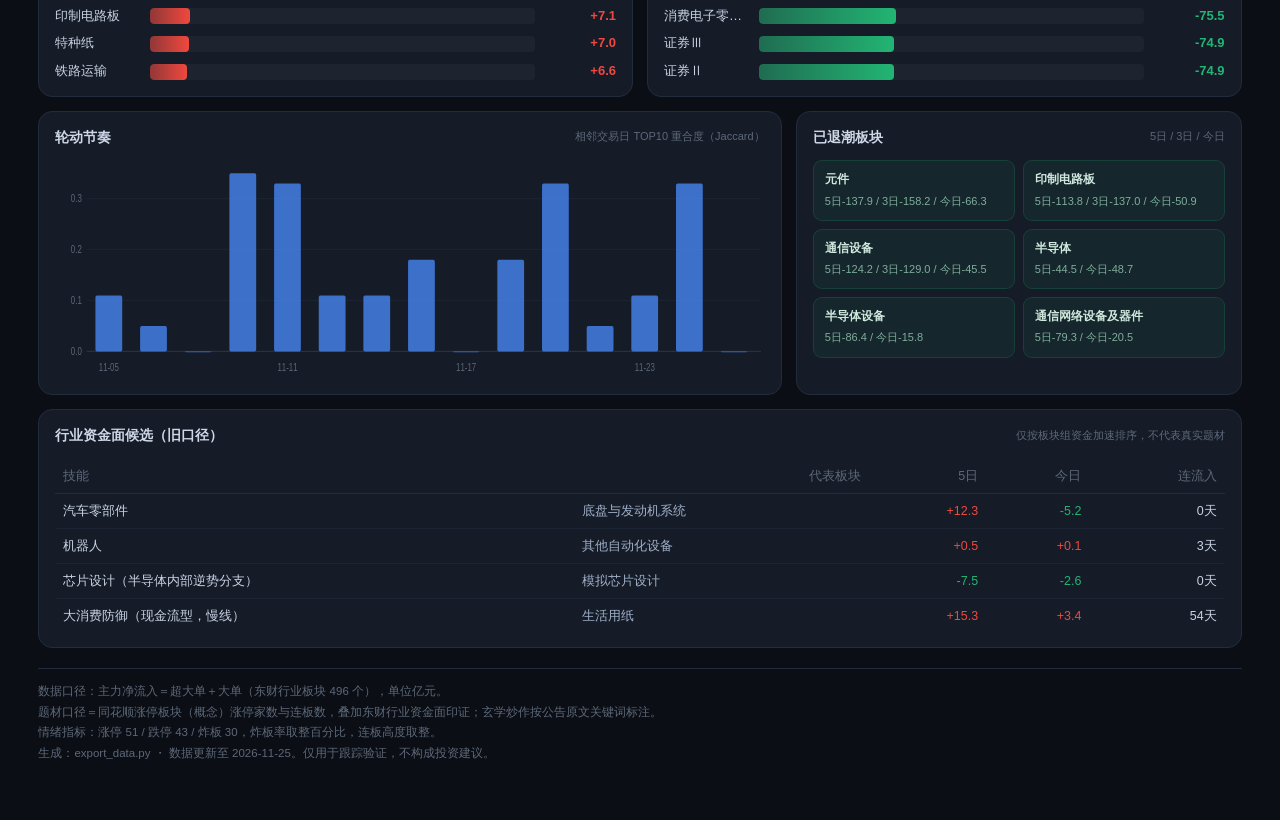
<file: qushi.html>
<!DOCTYPE html>
<html lang="zh-CN">
<head>
<meta charset="utf-8" />
<meta name="viewport" content="width=device-width, initial-scale=1" />
<title>趋势波段 · A股资金流复盘</title>
<link rel="stylesheet" href="assets/site.css" />
</head>
<body>
<script src="data.js"></script>
<script src="assets/base.js"></script>
<script>
(function(){
  const {D,$,fmt,fmt0,cls,esc,mount} = window.APP;
  mount({page:'qushi.html', title:'趋势波段 · 主线与板块资金'});
  const t=D.today||{}, body=$('body');

  body.innerHTML = `
    <div class="card mb">
      <h2>主线监控<em>题材口径（同花顺涨停板块）× 行业资金面印证</em></h2>
      <div class="ml-grid" id="mlGrid"></div>
      <div class="note">主线必须同时满足：①题材内涨停/连板成梯队；②所属行业板块资金不持续净流出。仅题材热、资金不跟 → 标注“待资金确认”。</div>
    </div>

    <div class="grid g2">
      <div class="card"><h2>今日净流入 TOP12<em>细分板块</em></h2><div class="rows" id="topRows"></div></div>
      <div class="card"><h2>今日净流出 TOP12</h2><div class="rows" id="botRows"></div></div>
    </div>

    <div class="grid g2">
      <div class="card"><h2>12日累计净流入 TOP12</h2><div class="rows" id="cumUp"></div></div>
      <div class="card"><h2>12日累计净流出 TOP12</h2><div class="rows" id="cumDn"></div></div>
    </div>

    <div class="grid g21">
      <div class="card">
        <h2>轮动节奏<em>相邻交易日 TOP10 重合度（Jaccard）</em></h2>
        <svg class="chart" id="rchart" viewBox="0 0 900 200" preserveAspectRatio="none"></svg>
      </div>
      <div class="card">
        <h2>已退潮板块<em>5日 / 3日 / 今日</em></h2>
        <div class="faded" id="fadedBox"></div>
      </div>
    </div>

    <div class="card">
      <h2>行业资金面候选（旧口径）<em>仅按板块组资金加速排序，不代表真实题材</em></h2>
      <div class="tw"><table id="fcTable"></table></div>
    </div>`;

  // 主线卡
  $('mlGrid').innerHTML = (D.mainline||[]).map(m=>{
    const pts=m.series||[], vals=pts.map(p=>p.v);
    const mn=Math.min(...vals,0), mx=Math.max(...vals,0), rng=(mx-mn)||1, W=260,H=36;
    const xy=pts.map((p,i)=>`${(i/(pts.length-1||1)*W).toFixed(1)},${(H-3-((p.v-mn)/rng)*(H-6)).toFixed(1)}`).join(' ');
    const last=vals.length?vals[vals.length-1]:0, col=last>=0?'#f0483e':'#22b573';
    const reps=(m.reps||[]).map(r=>esc(r.name||'')).filter(Boolean).slice(0,4).join('、');
    const confirm = m.d5>0 ? '资金已确认' : '待资金确认';
    return `<div class="ml">
      <div class="top">
        <div><div class="rank">主线 ${m.rank} · 涨停 ${m.zt} 家 / 连板 ${m.lb} 只</div>
          <div class="name">${esc(m.theme)}<span class="tag ${m.d5>0?'':'blue'}">${confirm}</span></div></div>
        <span class="tag">${esc(m.high||'')}</span>
      </div>
      <svg class="spark" viewBox="0 0 260 36" preserveAspectRatio="none">
        <line x1="0" x2="260" y1="${(H-3-((0-mn)/rng)*(H-6)).toFixed(1)}" y2="${(H-3-((0-mn)/rng)*(H-6)).toFixed(1)}" stroke="#2a3446" stroke-width="1"/>
        <polyline points="${xy}" fill="none" stroke="${col}" stroke-width="1.8" stroke-linejoin="round"/></svg>
      <div class="nums">
        <div>5日<b class="${cls(m.d5)}">${fmt(m.d5)}</b></div>
        <div>3日<b class="${cls(m.d3)}">${fmt(m.d3)}</b></div>
        <div>今日<b class="${cls(m.today)}">${fmt(m.today)}</b></div>
      </div>
      <div class="fx"><span>行业：</span>${esc((m.boards||[]).slice(0,4).join(' / '))}</div>
      <div class="fx"><span>代表股：</span>${reps||'—'}</div>
      <div class="fx"><span>升级：</span>${esc(m.upgrade||'')}</div>
      <div class="fx"><span>失效：</span>${esc(m.invalidate||'')}</div>
    </div>`;
  }).join('') || '<div class="note">暂无主线数据</div>';

  APP.rows($('topRows'), t.top||[], true);
  APP.rows($('botRows'), t.bottom||[], true);
  APP.rows($('cumUp'), (D.cum||{}).up||[], false);
  APP.rows($('cumDn'), (D.cum||{}).down||[], false);

  // 旧口径候选表
  let h='<thead><tr><th>技能</th><th>代表板块</th><th>5日</th><th>今日</th><th>连流入</th></tr></thead><tbody>';
  (D.flowCandidates||[]).forEach(c=>{
    h+=`<tr><td>${esc((c.line||'').split(' / ')[0])}</td><td style="text-align:left;color:#9fb0c9">${esc(c.rep||'')}</td>
      <td class="${cls(c.d5)}">${fmt(c.d5)}</td><td class="${cls(c.today)}">${fmt(c.today)}</td><td>${c.streak}天</td></tr>`;
  });
  $('fcTable').innerHTML=h+'</tbody>';

  $('fadedBox').innerHTML = (D.faded||[]).map(f=>`<div><b>${esc(f.line)}</b><span>${esc(f.desc)}</span></div>`).join('') || '<div class="note">无</div>';

  (function(){
    const d=D.rotation||[]; if(!d.length) return;
    const W=900,H=200,padL=40,padB=26,padT=12,max=.35,n=d.length,bw=(W-padL-10)/n;
    let s='';
    [0,.1,.2,.3].forEach(k=>{
      const y=H-padB-(k/max)*(H-padT-padB);
      s+=`<line class="axis" x1="${padL}" x2="${W-4}" y1="${y}" y2="${y}" opacity="${k===0?.9:.3}"/>`;
      s+=`<text x="${padL-6}" y="${y+3}" text-anchor="end">${k.toFixed(1)}</text>`;
    });
    d.forEach((p,i)=>{
      const h=Math.min(p.j,max)/max*(H-padT-padB), x=padL+i*bw+bw*.2, w=bw*.6;
      s+=`<rect x="${x.toFixed(1)}" y="${(H-padB-h).toFixed(1)}" width="${w.toFixed(1)}" height="${Math.max(h,.8).toFixed(1)}" rx="2" fill="#4a8cff" opacity=".75"><title>${p.d} ${p.j.toFixed(2)}</title></rect>`;
      if(i%4===0) s+=`<text x="${(x+w/2).toFixed(1)}" y="${H-8}" text-anchor="middle">${p.d.slice(5)}</text>`;
    });
    $('rchart').innerHTML=s;
  })();
})();
</script>
</body>
</html>
</file>
<file: assets/site.css>
:root{
  --bg:#0b0e14; --bg2:#121722; --card:#151b27; --card2:#1a2231;
  --line:#232c3d; --txt:#e6ebf5; --dim:#8a95a8; --dim2:#5d6879;
  --up:#f0483e; --upbg:rgba(240,72,62,.14);
  --dn:#22b573; --dnbg:rgba(34,181,115,.13);
  --acc:#4a8cff; --warn:#f5a623; --ok:#22b573;
  --r:14px;
}
*{box-sizing:border-box}
body{
  margin:0; background:radial-gradient(1200px 600px at 20% -10%, #16203a 0%, var(--bg) 55%);
  color:var(--txt); font:14px/1.6 -apple-system,"Segoe UI","PingFang SC","Microsoft YaHei",sans-serif;
  padding:18px clamp(12px,3vw,40px) 56px; -webkit-text-size-adjust:100%;
}
a{color:var(--acc)}
.wrap{max-width:1280px;margin:0 auto}

/* nav */
.nav{display:flex;gap:8px;overflow-x:auto;padding:0 0 14px;scrollbar-width:none}
.nav::-webkit-scrollbar{display:none}
.nav a{flex:0 0 auto;padding:7px 15px;border-radius:999px;border:1px solid var(--line);background:var(--card);
  color:var(--dim);text-decoration:none;font-size:13px;white-space:nowrap}
.nav a.on{background:rgba(74,140,255,.16);border-color:var(--acc);color:#cfe0ff;font-weight:600}

header{display:flex;flex-wrap:wrap;gap:12px;align-items:flex-end;justify-content:space-between;margin-bottom:18px}
h1{margin:0;font-size:21px;letter-spacing:.5px}
h1 span{color:var(--dim);font-size:12.5px;font-weight:400;margin-left:8px}
.badges{display:flex;gap:8px;flex-wrap:wrap}
.badge{font-size:12px;padding:5px 11px;border-radius:999px;border:1px solid var(--line);background:var(--card);color:var(--dim)}
.badge.hot{border-color:rgba(245,166,35,.4);background:rgba(245,166,35,.12);color:#ffca6b}
.badge.cool{border-color:rgba(74,140,255,.35);background:rgba(74,140,255,.12);color:#8fb6ff}

/* kpi */
.kpis{display:grid;grid-template-columns:repeat(auto-fit,minmax(160px,1fr));gap:10px;margin-bottom:16px}
.kpi{background:linear-gradient(180deg,var(--card2),var(--card));border:1px solid var(--line);border-radius:var(--r);padding:12px 14px}
.kpi .k{font-size:12px;color:var(--dim);margin-bottom:4px}
.kpi .v{font-size:22px;font-weight:700;font-variant-numeric:tabular-nums;letter-spacing:.3px;line-height:1.3}
.kpi .s{font-size:11.5px;color:var(--dim2);margin-top:3px}

/* grid */
.grid{display:grid;gap:14px;margin-bottom:14px}
.g2{grid-template-columns:1fr 1fr}
.g21{grid-template-columns:1.25fr .75fr}
@media(max-width:900px){.g2,.g21{grid-template-columns:1fr}}

.card{background:var(--card);border:1px solid var(--line);border-radius:var(--r);padding:14px 16px}
.card h2{margin:0 0 12px;font-size:14px;font-weight:600;display:flex;justify-content:space-between;align-items:center;gap:8px;color:#cfd8e8}
.card h2 em{font-style:normal;font-size:11px;color:var(--dim2);font-weight:400;text-align:right}
.mb{margin-bottom:14px}

/* bars */
.rows{display:flex;flex-direction:column;gap:7px}
.row{display:grid;grid-template-columns:86px 1fr 72px;align-items:center;gap:9px;font-size:13px}
.row .nm{color:#c9d3e4;white-space:nowrap;overflow:hidden;text-overflow:ellipsis}
.row .bar{height:16px;border-radius:4px;position:relative;background:rgba(255,255,255,.035);overflow:hidden}
.row .bar i{position:absolute;top:0;bottom:0;left:0;border-radius:4px;display:block}
.row .bar i.up{background:linear-gradient(90deg,rgba(240,72,62,.55),var(--up))}
.row .bar i.dn{background:linear-gradient(90deg,rgba(34,181,115,.5),var(--dn))}
.row .val{text-align:right;font-variant-numeric:tabular-nums;font-weight:600}
.row .pct{font-size:11px;color:var(--dim2);margin-left:4px;font-weight:400}
.up{color:var(--up)} .dn{color:var(--dn)}

/* chart */
.chart{width:100%;height:220px;display:block}
.chart .axis{stroke:#2a3446;stroke-width:1}
.chart text{fill:var(--dim2);font-size:10px}
.legend{display:flex;gap:14px;align-items:center;font-size:11px;color:var(--dim2);margin-top:8px}
.legend i{display:inline-block;width:12px;height:10px;border-radius:2px;margin-right:4px;vertical-align:middle}

/* theme cards */
.th-list{display:flex;flex-direction:column;gap:8px}
.th{display:grid;grid-template-columns:26px 1fr auto;gap:10px;align-items:center;background:var(--card2);border:1px solid var(--line);border-radius:11px;padding:10px 12px}
.th .rk{font-size:12px;color:var(--dim2);font-variant-numeric:tabular-nums}
.th .nm{font-size:14.5px;font-weight:600}
.th .mt{font-size:11.5px;color:var(--dim);margin-top:2px;line-height:1.5}
.th .st{text-align:right;font-size:11.5px;color:var(--dim);white-space:nowrap}
.th .st b{display:block;font-size:15px;color:#ff9b92;font-variant-numeric:tabular-nums}
.th .st s{text-decoration:none;font-size:11px;color:var(--dim2)}
.th.top{border-color:rgba(240,72,62,.45);background:rgba(240,72,62,.07)}

/* mainline */
.ml-grid{display:grid;grid-template-columns:repeat(auto-fit,minmax(258px,1fr));gap:12px}
.ml{background:var(--card2);border:1px solid var(--line);border-radius:12px;padding:13px}
.ml .top{display:flex;justify-content:space-between;align-items:flex-start;gap:8px}
.ml .rank{font-size:11px;color:var(--dim2)}
.ml .name{font-size:15.5px;font-weight:600;margin:2px 0 6px}
.ml .nums{display:flex;gap:13px;margin:8px 0 9px}
.ml .nums div{font-size:11px;color:var(--dim2)}
.ml .nums b{display:block;font-size:15px;font-variant-numeric:tabular-nums;margin-top:1px}
.ml .fx{font-size:11.5px;color:var(--dim);line-height:1.55;margin-top:3px}
.ml .fx span{color:#9fb0c9}
.spark{width:100%;height:36px;display:block;margin-top:4px}
.chips{display:flex;flex-wrap:wrap;gap:6px}
.chip{font-size:11.5px;padding:4px 9px;border-radius:999px;background:var(--card2);border:1px solid var(--line);color:#c9d3e4}
.chip b{color:#ff9b92;margin-left:4px}
.tag{display:inline-block;font-size:10px;padding:1px 6px;border-radius:5px;background:rgba(245,166,35,.15);color:#ffca6b;margin-left:5px}
.tag.red{background:rgba(240,72,62,.16);color:#ff8f86}
.tag.blue{background:rgba(74,140,255,.16);color:#8fb6ff}

/* table */
.tw{overflow-x:auto;-webkit-overflow-scrolling:touch}
table{width:100%;border-collapse:collapse;font-size:12.5px;min-width:420px}
th{color:var(--dim2);font-weight:500;text-align:right;padding:7px 8px;border-bottom:1px solid var(--line);white-space:nowrap}
th:first-child,td:first-child{text-align:left}
td{padding:7px 8px;text-align:right;border-bottom:1px solid rgba(35,44,61,.55);font-variant-numeric:tabular-nums;color:#c9d3e4;white-space:nowrap}
tr:last-child td{border-bottom:none}
tr.idx td{color:var(--dim)}

/* sentiment */
.sent{display:flex;gap:14px;align-items:center;margin-bottom:11px}
.score{width:74px;height:74px;border-radius:50%;display:flex;flex-direction:column;align-items:center;justify-content:center;border:2px solid var(--line);background:radial-gradient(circle at 50% 30%,rgba(245,166,35,.18),transparent 70%);flex:0 0 auto}
.score b{font-size:25px;line-height:1;font-variant-numeric:tabular-nums}
.score span{font-size:10px;color:var(--dim2);margin-top:3px}
.phase{font-size:17px;font-weight:700;letter-spacing:.5px}
.reason{font-size:11.5px;color:var(--dim);margin-top:4px;line-height:1.55}
.ph-加速{color:#f0483e}.ph-修复{color:#f5a623}.ph-分歧{color:#8fb6ff}.ph-退潮{color:#22b573}.ph-冰点{color:#9aa7bd}
.pills{display:flex;flex-wrap:wrap;gap:7px;margin-bottom:12px}
.pill{background:var(--card2);border:1px solid var(--line);border-radius:8px;padding:6px 10px;font-size:11.5px;color:var(--dim);min-width:74px}
.pill b{display:block;font-size:15px;color:#e6ebf5;font-variant-numeric:tabular-nums;margin-top:1px}
.pill em{font-style:normal;font-size:10px;color:var(--dim2);display:block;margin-top:1px}
.pill.s-强{border-color:rgba(240,72,62,.38)} .pill.s-强 b{color:#ff7a70}
.pill.s-弱{border-color:rgba(34,181,115,.32)} .pill.s-弱 b{color:#43c68d}
.ladder{display:flex;flex-direction:column;gap:5px}
.ladder .lr{display:grid;grid-template-columns:44px 1fr 44px;gap:8px;align-items:center;font-size:11.5px;color:var(--dim)}
.ladder .lb{height:13px;background:rgba(255,255,255,.04);border-radius:3px;overflow:hidden}
.ladder .lb i{display:block;height:100%;background:linear-gradient(90deg,rgba(240,72,62,.5),#f0483e)}
.sub{font-size:11.5px;color:var(--dim2);margin:10px 0 6px}

/* etf */
.sm-grid{display:grid;grid-template-columns:repeat(auto-fit,minmax(180px,1fr));gap:9px}
.sm{background:var(--card2);border:1px solid var(--line);border-radius:10px;padding:9px 10px}
.sm.hl{border-color:rgba(240,72,62,.45);box-shadow:0 0 0 1px rgba(240,72,62,.15) inset}
.sm .t{display:flex;justify-content:space-between;align-items:baseline;font-size:12px;color:#c9d3e4;margin-bottom:2px;gap:6px}
.sm .t b{font-size:12.5px;font-weight:600}
.sm .t s{text-decoration:none;font-size:11px;color:var(--dim2)}
.sm svg{width:100%;height:50px;display:block}
.sm .f{font-size:10.5px;color:var(--dim2);display:flex;gap:10px;margin-top:2px}
.hm{width:100%;border-collapse:separate;border-spacing:2px;font-size:11px;min-width:620px}
.hm th{background:none;border:none;color:var(--dim2);font-weight:500;padding:2px 3px;text-align:center;white-space:nowrap;font-size:10px}
.hm td.nm{background:none;border:none;text-align:left;padding:2px 6px 2px 0;color:#c9d3e4;white-space:nowrap;font-size:11.5px}
.hm td.c{height:22px;border-radius:3px;text-align:center;color:#dfe6f2;font-variant-numeric:tabular-nums}

/* misc */
.faded{display:grid;grid-template-columns:repeat(auto-fit,minmax(148px,1fr));gap:8px}
.faded div{background:rgba(34,181,115,.07);border:1px solid rgba(34,181,115,.18);border-radius:9px;padding:9px 11px;font-size:12px}
.faded b{display:block;color:#cfe8dd;margin-bottom:2px}
.faded span{color:#7fae9c;font-size:11px}
.note{font-size:11.5px;color:var(--dim2);margin-top:10px;line-height:1.6}
footer{margin-top:20px;color:var(--dim2);font-size:11.5px;line-height:1.8;border-top:1px solid var(--line);padding-top:12px}
.xu{background:rgba(245,166,35,.06);border:1px solid rgba(245,166,35,.25);border-radius:9px;padding:9px 11px;font-size:12px;margin-bottom:8px}
.xu b{color:#ffca6b}
.xu span{display:block;color:var(--dim);font-size:11px;margin-top:3px;line-height:1.55}

/* 板块强度与龙头 */
.bs-list{display:flex;flex-direction:column;gap:9px}
.bsr{background:var(--card2);border:1px solid var(--line);border-radius:11px;padding:10px 12px}
.bsr.top{border-color:rgba(240,72,62,.45);background:rgba(240,72,62,.07)}
.bsr-h{display:flex;align-items:center;gap:8px;font-size:14px}
.bsr-h .rk{font-size:11.5px;color:var(--dim2);font-variant-numeric:tabular-nums}
.bsr-h b{font-weight:600;color:#e6ebf5}
.bsr-h i{margin-left:auto;font-style:normal;font-size:13px;font-weight:700;color:#ff9b92;font-variant-numeric:tabular-nums}
.bsr-bar{height:6px;border-radius:4px;background:rgba(255,255,255,.05);margin:7px 0 6px;overflow:hidden}
.bsr-bar i{display:block;height:100%;border-radius:4px;background:linear-gradient(90deg,rgba(240,72,62,.55),var(--up))}
.bsr-m{font-size:11.5px;color:var(--dim)}
.bsr-l{font-size:12px;color:#c9d3e4;margin-top:3px;line-height:1.6}
.bsr-l b{color:#ffca6b;font-weight:600}
.bs-lad{display:flex;flex-direction:column;gap:6px}
.bl-row{display:grid;grid-template-columns:38px 1fr 40px;gap:8px;align-items:start;font-size:12px;background:var(--card2);border:1px solid var(--line);border-radius:9px;padding:7px 10px}
.bl-h{color:#ffca6b;font-weight:600;font-variant-numeric:tabular-nums}
.bl-s{color:#c9d3e4;line-height:1.7}
.bl-s em{font-style:normal;color:var(--dim2);font-size:10.5px;margin:0 7px 0 3px}
.bl-n{text-align:right;color:var(--dim2);font-size:11px}
.bs-hy{display:grid;grid-template-columns:repeat(auto-fit,minmax(230px,1fr));gap:7px}
.bhy{display:grid;grid-template-columns:16px 1fr auto;gap:7px;align-items:center;background:var(--card2);border:1px solid var(--line);border-radius:9px;padding:7px 10px;font-size:12px}
.bhy .rk{color:var(--dim2);font-size:11px}
.bhy b{font-weight:600;color:#dbe3f0}
.bhy-n{color:var(--dim2);font-size:11px;margin-left:6px}
.bhy-l{color:#c9d3e4;font-size:11.5px;text-align:right;white-space:nowrap}

/* 全市涨跌家数 */
.bw-top{display:grid;grid-template-columns:repeat(3,1fr);gap:10px;margin-bottom:10px}
.bw-top div{background:var(--card2);border:1px solid var(--line);border-radius:10px;padding:9px 12px}
.bw-top b{display:block;font-size:22px;font-variant-numeric:tabular-nums;line-height:1.2}
.bw-top span{font-size:11px;color:var(--dim2)}
.bw-bar{height:10px;border-radius:6px;background:linear-gradient(90deg,#22b573,#22b573);overflow:hidden;margin-bottom:12px}
.bw-bar i{display:block;height:100%;border-radius:6px;background:linear-gradient(90deg,rgba(240,72,62,.6),#f0483e)}

@media(max-width:640px){
  body{padding:14px 12px 48px}
  h1{font-size:18px}
  h1 span{display:block;margin:3px 0 0}
  .kpi .v{font-size:19px}
  .card{padding:12px 13px}
  .row{grid-template-columns:74px 1fr 66px;font-size:12.5px}
  .chart{height:190px}
}
</file>
